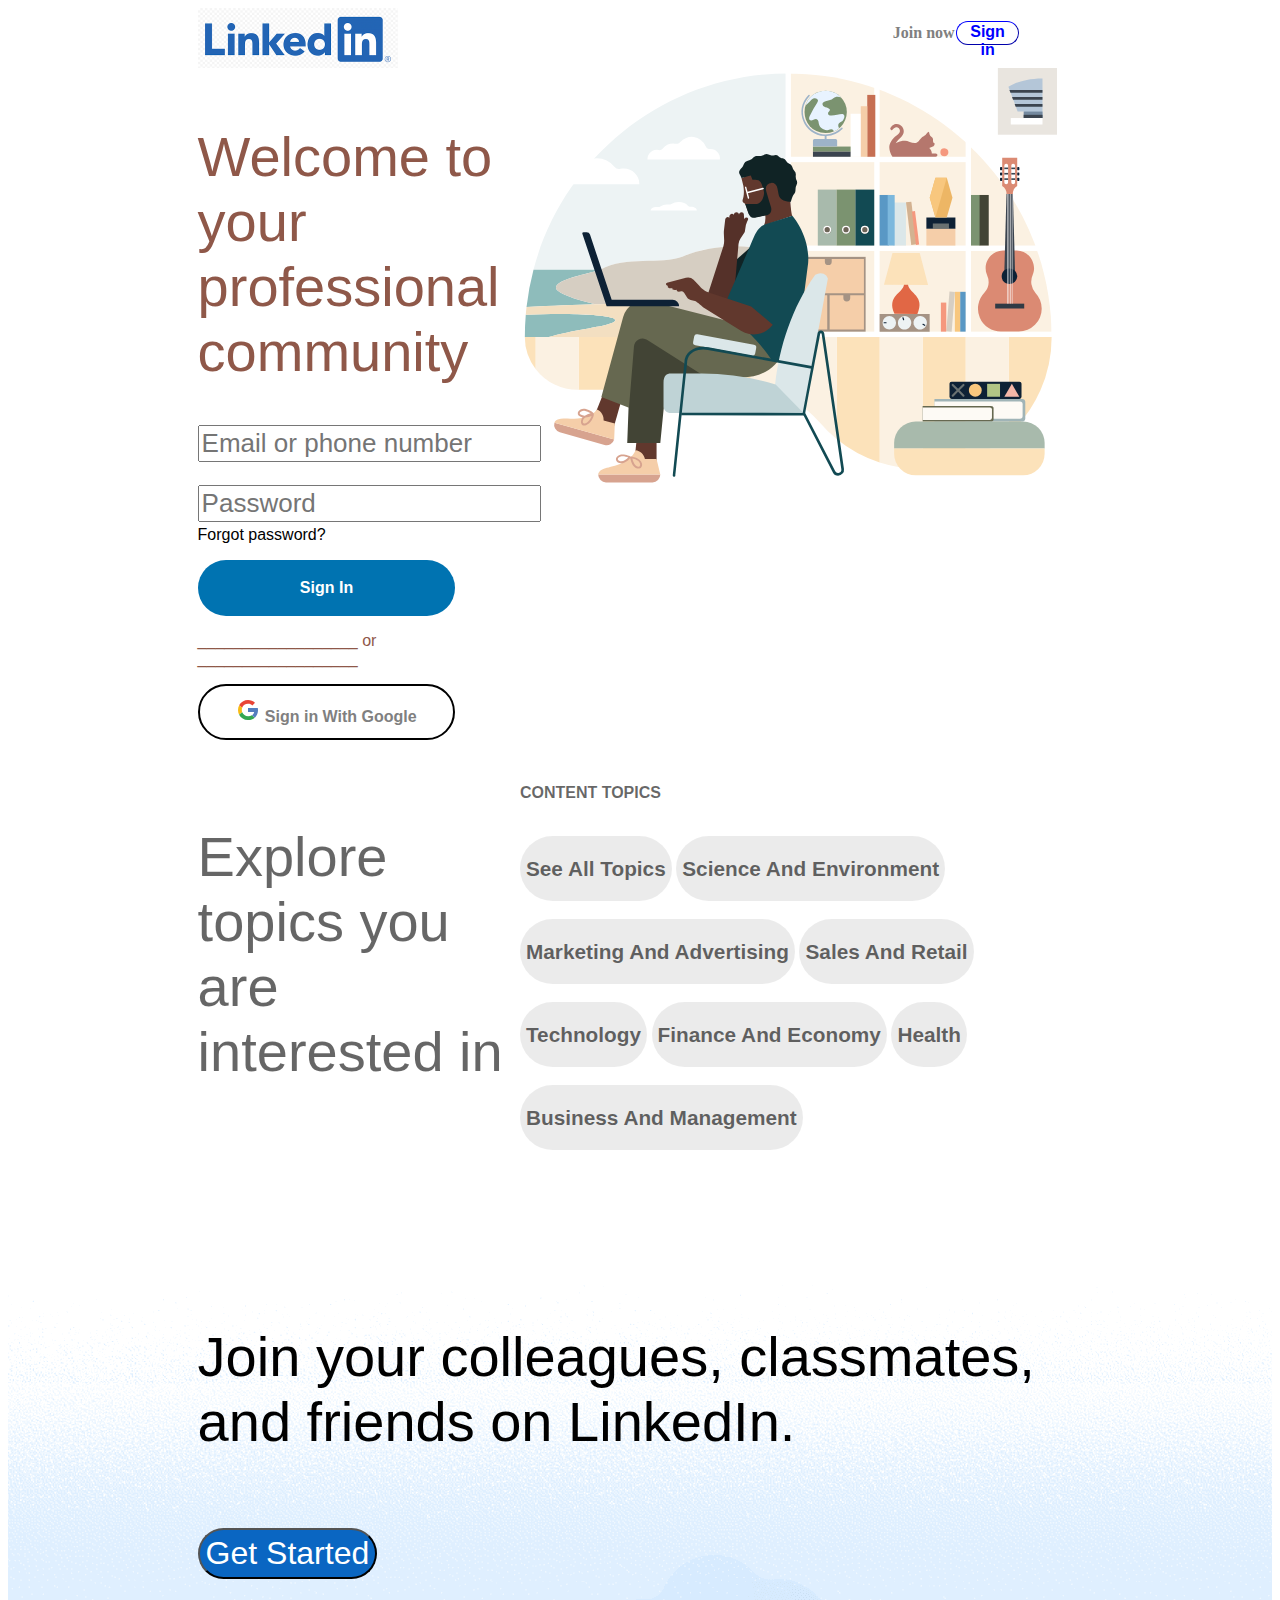
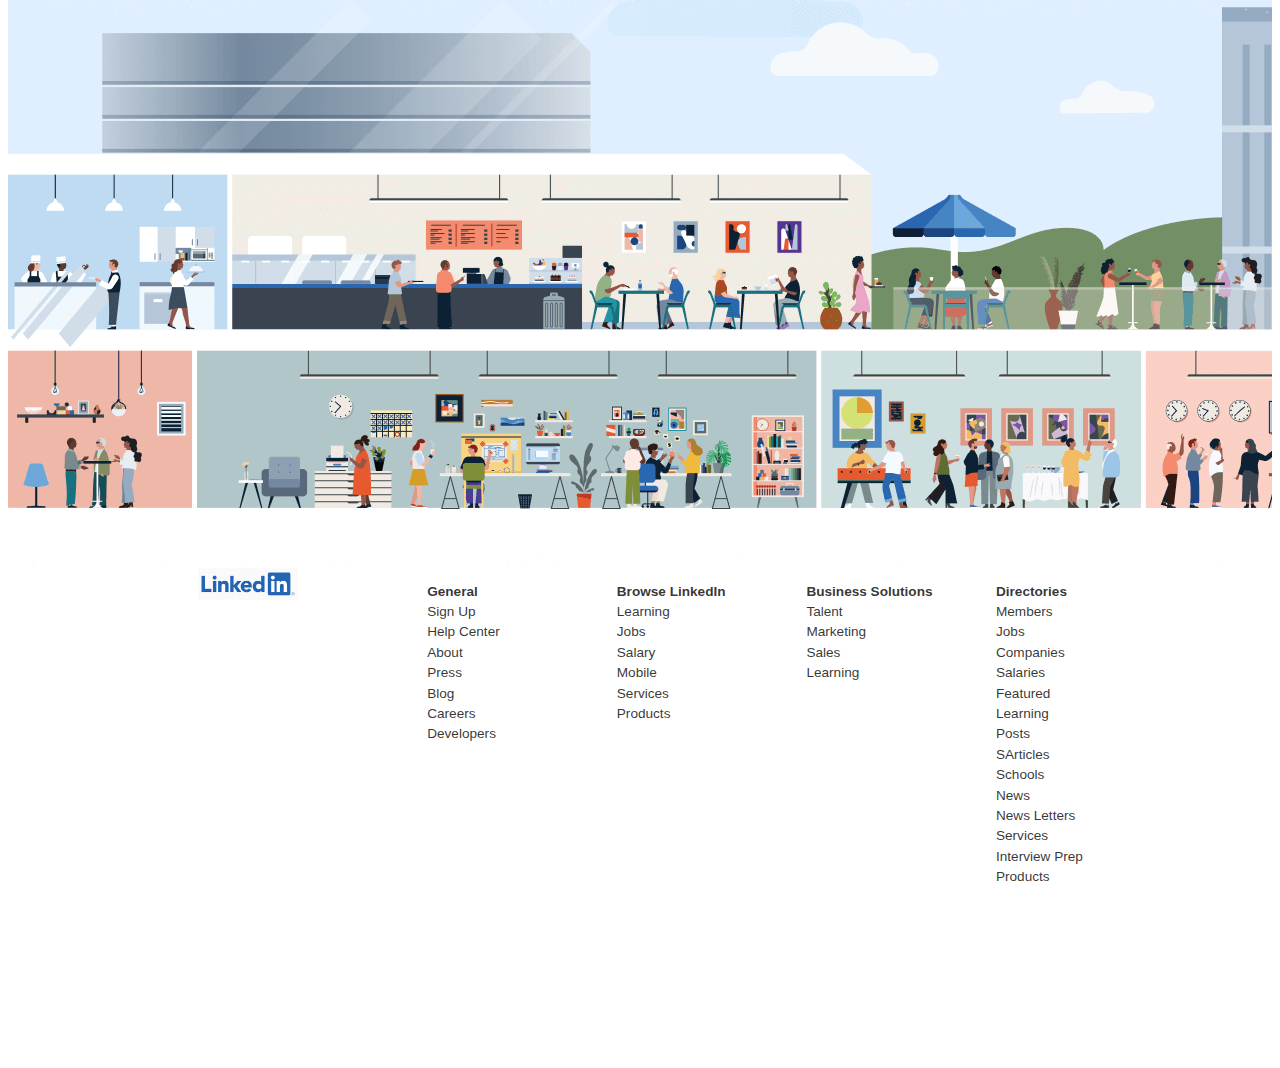
<file: index.html>
<!DOCTYPE html>
<html lang="en">
<head>
    <meta charset="UTF-8">
    <meta http-equiv="X-UA-Compatible" content="IE=edge">
    <meta name="viewport" content="width=device-width, initial-scale=1.0">
    <title>LinkedIn</title>
    <link href="style.css" type="text/css" rel="stylesheet"/>
</head>
<body>
    <div class="header">
        <div class="origin_half">
     
        </div>

        <div class="first_half">
            <img src="logo.png" width="200px">  
        </div>
        <div class="second_half">
            <p id="join_now">Join now</p>

        </div>
        <div class="third_half">
            <button id="log_in">Sign in</button>

        </div>




    </div>
    <div class="side">
        
    </div>
    <div class="content">
        <div class="first_content">
            <p id="welcome_message">
                Welcome to your professional community
            </p>
            <form id="username_password">
                <input id="username" type="text" placeholder="Email or phone number">
                <br>
                <input id="password" type="text" placeholder="Password">
            </form>
            <br>
            <br>
            <br>
            <p id="forgot_password">Forgot password?</p>
            <button id="Sign_In_Button">
                Sign In
            </button>
            <p id="or">
                __________________ or __________________
            </p>
            <button id="sign_in_with_google">
                <svg xmlns="http://www.w3.org/2000/svg" xmlns:xlink="http://www.w3.org/1999/xlink" viewBox="0 0 24 24" width="24px" height="24px" x="0" y="0" preserveAspectRatio="xMinYMin meet" focusable="false" class="lazy-loaded">
                    <g>
                      <path style="fill:#E94435" d="M12.1,5.8c1.6-0.1,3.1,0.5,4.3,1.6l2.6-2.7c-1.9-1.8-4.4-2.7-6.9-2.7c-3.8,0-7.2,2-9,5.3l3,2.4C7.1,7.2,9.5,5.7,12.1,5.8z"></path>
                      <path style="fill:#F8BB15" d="M5.8,12c0-0.8,0.1-1.6,0.4-2.3l-3-2.4C2.4,8.7,2,10.4,2,12c0,1.6,0.4,3.3,1.1,4.7l3.1-2.4C5.9,13.6,5.8,12.8,5.8,12z"></path>
                      <path style="fill:#34A751" d="M15.8,17.3c-1.2,0.6-2.5,1-3.8,0.9c-2.6,0-4.9-1.5-5.8-3.9l-3.1,2.4C4.9,20,8.3,22.1,12,22c2.5,0.1,4.9-0.8,6.8-2.3L15.8,17.3z"></path>
                      <path style="fill:#547DBE" d="M22,12c0-0.7-0.1-1.3-0.2-2H12v4h6.1v0.2c-0.3,1.3-1.1,2.4-2.2,3.1l3,2.4C21,17.7,22.1,14.9,22,12z"></path>
                    </g>
                  </svg>
                Sign in With Google
            </button>

        </div>
        <div class="second_content">
            <img src="guy_sitting.svg" width="50%">
        </div>
    </div>
    </div>
    <div class="side_2">
        
    </div>

    <div class="content_2">
        <div class="first_content_2">
            <p id="content_2_welcome">
                Explore topics you are interested in
            </p>

        </div>
        <div class="second_content_2">
            <p id="content_topics">CONTENT TOPICS</p>
            <br>
            <button class="topics">
                See All Topics
            </button>
            <button class="topics">
                Science And Environment
            </button>  

            <br>
            <br>
            <button class="topics">
                Marketing And Advertising
            </button>  
            <button class="topics">
                Sales And Retail
            </button>  
            <br>
            <br>
            <button class="topics">
                Technology
            </button>  
            <button class="topics">
                Finance And Economy
            </button> 
            <button class="topics">
                Health
            </button> 
            <br>
            <br>
            <button class="topics">
                Business And Management
            </button>  

            


        </div>
    </div>  
    <div class="image">
        <div class="details">
            <p id="join">
                Join your colleagues, classmates, and friends on LinkedIn.
            </p>
            <br>
                <button id="get_started">
                    Get Started
                </button>
        </div>
      

    </div>
       
    <div class="footer">
        <div class="footer_side">
            
        </div>
        <div class="boxes">
            <img src="logo.png" width="100">

        </div>
        <div class="boxes">
                    <ul id="list_1">
                        <lh style="font-weight: bold;">
                            General
                        </lh>
                        <li>Sign Up</li>
                        <li>Help Center</li>
                        <li>About</li>
                        <li>Press</li>
                        <li>Blog</li>
                        <li>Careers</li>
                        <li>Developers</li>
                    </ul>         
        </div>
        <div class="boxes">
            <ul id="list_1">
                <lh style="font-weight: bold;">
                    Browse LinkedIn
                </lh>
                <li>Learning</li>
                <li>Jobs</li>
                <li>Salary</li>
                <li>Mobile</li>
                <li>Services</li>
                <li>Products</li>
            </ul>         

        </div>
        <div class="boxes">
            <ul id="list_1">
                <lh style="font-weight: bold;">
                    Business Solutions
                </lh>
                <li>Talent</li>
                <li>Marketing</li>
                <li>Sales</li>
                <li>Learning</li>
            
            </ul>         

        </div>
        <div class="boxes">
            <ul id="list_1">
                <lh style="font-weight: bold;">
                    Directories
                </lh>
                <li>Members</li>
                <li>Jobs</li>
                <li>Companies</li>
                <li>Salaries</li>
                <li>Featured</li>
                <li>Learning</li>
                <li>Posts</li>
                <li>SArticles</li>
                <li>Schools</li>
                <li>News</li>
                <li>News Letters</li>
                <li>Services</li>
                <li>Interview Prep</li>
                <li>Products</li>
            </ul>         

        </div>

    </div>


    
</body>
</html>
</file>
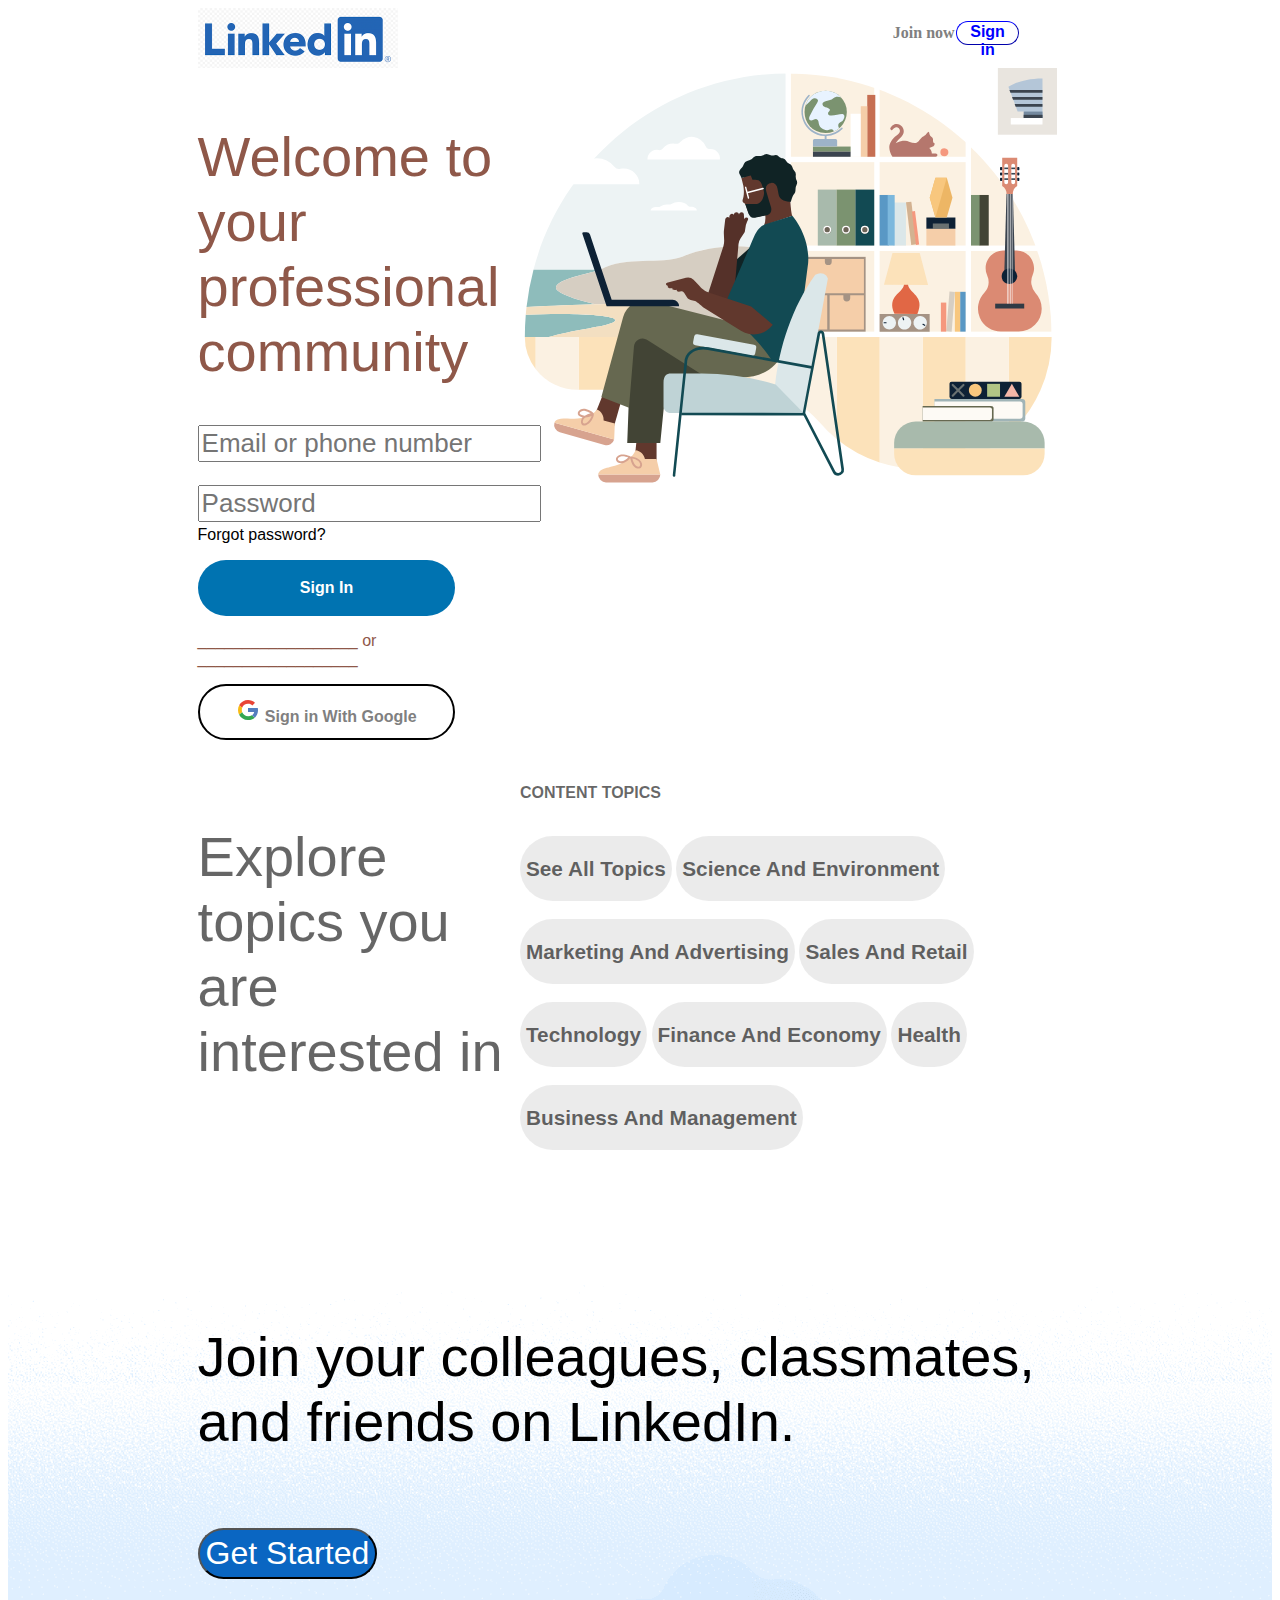
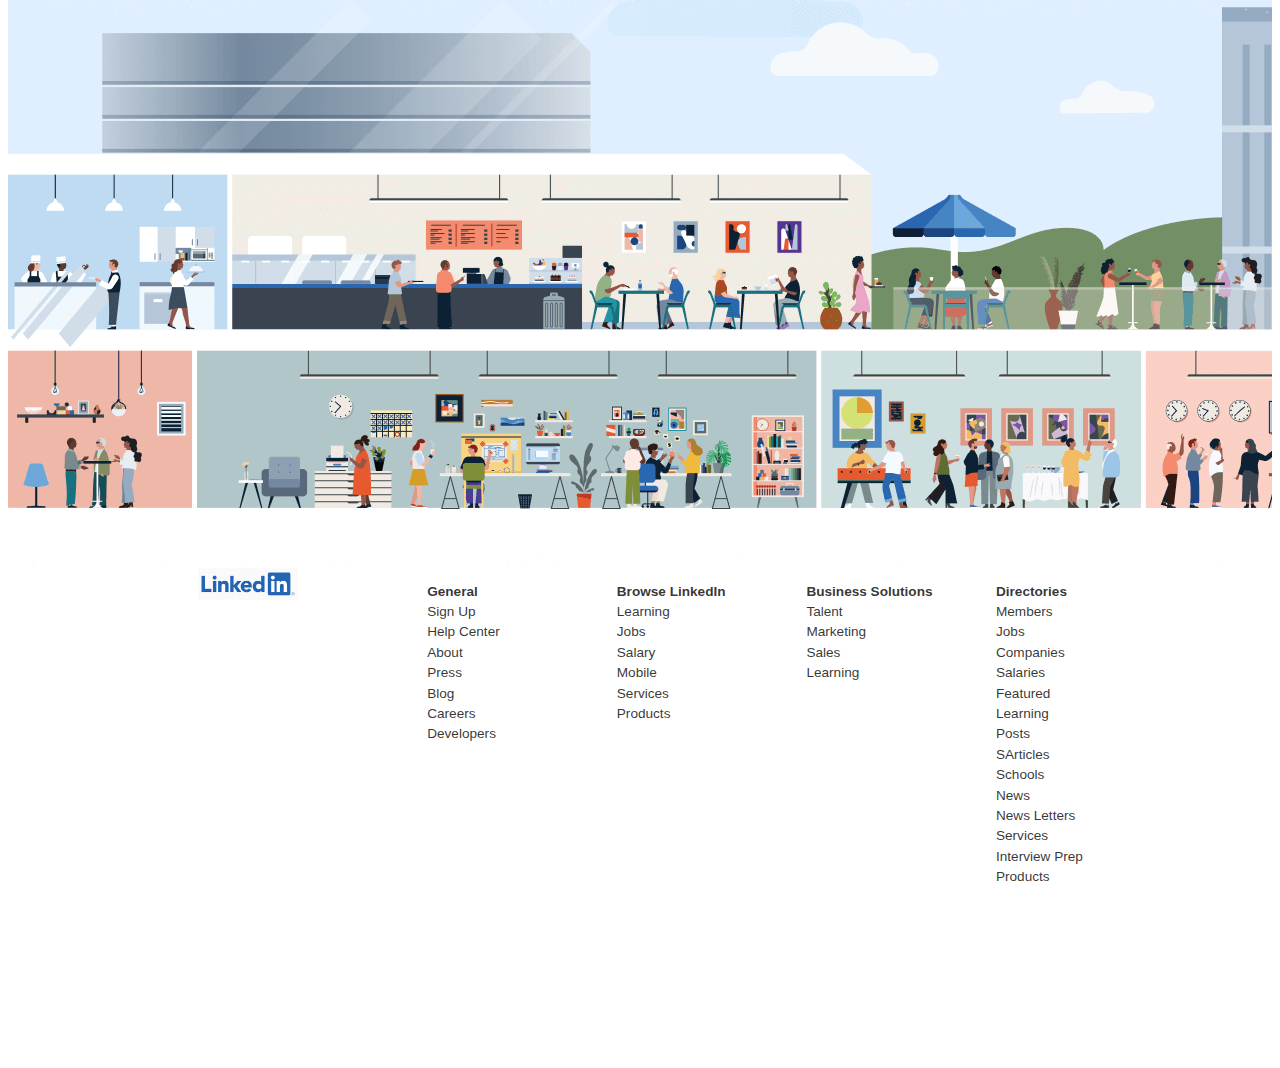
<file: content.html>
<!DOCTYPE html>
<html lang="en">
<head>
    <meta charset="UTF-8">
    <meta http-equiv="X-UA-Compatible" content="IE=edge">
    <meta name="viewport" content="width=device-width, initial-scale=1.0">
    <title>LinkedIn</title>
    <link href="style.css" type="text/css" rel="stylesheet"/>
</head>
<body>
    <div class="header">
        <div class="origin_half">
     
        </div>

        <div class="first_half">
            <img src="logo.png" width="200px">  
        </div>
        <div class="second_half">
            <p id="join_now">Join now</p>

        </div>
        <div class="third_half">
            <button id="log_in">Sign in</button>

        </div>




    </div>
    <div class="side">
        
    </div>
    <div class="content">
        <div class="first_content">
            <p id="welcome_message">
                Welcome to your professional community
            </p>
            <form id="username_password">
                <input id="username" type="text" placeholder="Email or phone number">
                <br>
                <input id="password" type="text" placeholder="Password">
            </form>
            <br>
            <br>
            <br>
            <p id="forgot_password">Forgot password?</p>
            <button id="Sign_In_Button">
                Sign In
            </button>
            <p id="or">
                __________________ or __________________
            </p>
            <button id="sign_in_with_google">
                <svg xmlns="http://www.w3.org/2000/svg" xmlns:xlink="http://www.w3.org/1999/xlink" viewBox="0 0 24 24" width="24px" height="24px" x="0" y="0" preserveAspectRatio="xMinYMin meet" focusable="false" class="lazy-loaded">
                    <g>
                      <path style="fill:#E94435" d="M12.1,5.8c1.6-0.1,3.1,0.5,4.3,1.6l2.6-2.7c-1.9-1.8-4.4-2.7-6.9-2.7c-3.8,0-7.2,2-9,5.3l3,2.4C7.1,7.2,9.5,5.7,12.1,5.8z"></path>
                      <path style="fill:#F8BB15" d="M5.8,12c0-0.8,0.1-1.6,0.4-2.3l-3-2.4C2.4,8.7,2,10.4,2,12c0,1.6,0.4,3.3,1.1,4.7l3.1-2.4C5.9,13.6,5.8,12.8,5.8,12z"></path>
                      <path style="fill:#34A751" d="M15.8,17.3c-1.2,0.6-2.5,1-3.8,0.9c-2.6,0-4.9-1.5-5.8-3.9l-3.1,2.4C4.9,20,8.3,22.1,12,22c2.5,0.1,4.9-0.8,6.8-2.3L15.8,17.3z"></path>
                      <path style="fill:#547DBE" d="M22,12c0-0.7-0.1-1.3-0.2-2H12v4h6.1v0.2c-0.3,1.3-1.1,2.4-2.2,3.1l3,2.4C21,17.7,22.1,14.9,22,12z"></path>
                    </g>
                  </svg>
                Sign in With Google
            </button>

        </div>
        <div class="second_content">
            <img src="guy_sitting.svg" width="50%">
        </div>
    </div>
    </div>
    <div class="side_2">
        
    </div>

    <div class="content_2">
        <div class="first_content_2">
            <p id="content_2_welcome">
                Explore topics you are interested in
            </p>

        </div>
        <div class="second_content_2">
            <p id="content_topics">CONTENT TOPICS</p>
            <br>
            <button class="topics">
                See All Topics
            </button>
            <button class="topics">
                Science And Environment
            </button>  

            <br>
            <br>
            <button class="topics">
                Marketing And Advertising
            </button>  
            <button class="topics">
                Sales And Retail
            </button>  
            <br>
            <br>
            <button class="topics">
                Technology
            </button>  
            <button class="topics">
                Finance And Economy
            </button> 
            <button class="topics">
                Health
            </button> 
            <br>
            <br>
            <button class="topics">
                Business And Management
            </button>  

            


        </div>
    </div>  
    <div class="image">
        <div class="details">
            <p id="join">
                Join your colleagues, classmates, and friends on LinkedIn.
            </p>
            <br>
                <button id="get_started">
                    Get Started
                </button>
        </div>
      

    </div>
       
    <div class="footer">
        <div class="footer_side">
            
        </div>
        <div class="boxes">
            <img src="logo.png" width="100">

        </div>
        <div class="boxes">
                    <ul id="list_1">
                        <lh style="font-weight: bold;">
                            General
                        </lh>
                        <li>Sign Up</li>
                        <li>Help Center</li>
                        <li>About</li>
                        <li>Press</li>
                        <li>Blog</li>
                        <li>Careers</li>
                        <li>Developers</li>
                    </ul>         
        </div>
        <div class="boxes">
            <ul id="list_1">
                <lh style="font-weight: bold;">
                    Browse LinkedIn
                </lh>
                <li>Learning</li>
                <li>Jobs</li>
                <li>Salary</li>
                <li>Mobile</li>
                <li>Services</li>
                <li>Products</li>
            </ul>         

        </div>
        <div class="boxes">
            <ul id="list_1">
                <lh style="font-weight: bold;">
                    Business Solutions
                </lh>
                <li>Talent</li>
                <li>Marketing</li>
                <li>Sales</li>
                <li>Learning</li>
            
            </ul>         

        </div>
        <div class="boxes">
            <ul id="list_1">
                <lh style="font-weight: bold;">
                    Directories
                </lh>
                <li>Members</li>
                <li>Jobs</li>
                <li>Companies</li>
                <li>Salaries</li>
                <li>Featured</li>
                <li>Learning</li>
                <li>Posts</li>
                <li>SArticles</li>
                <li>Schools</li>
                <li>News</li>
                <li>News Letters</li>
                <li>Services</li>
                <li>Interview Prep</li>
                <li>Products</li>
            </ul>         

        </div>

    </div>


    
</body>
</html>
</file>
<file: style.css>
.header
{
    margin: 0%;
    height: 60px;
    font-weight: bold;
    background-color: black;
}
.side
{
    background-color:white;
    width:15%;
    float:left;
    height: 700px;
}
.content
{
    background-color:white;
    height: 700px;
    width: 85%;
    float:left;

}
.first_content
{
    font-family: -apple-system, BlinkMacSystemFont, 'Segoe UI', Roboto, Oxygen, Ubuntu, Cantarell, 'Open Sans', 'Helvetica Neue', sans-serif;
    background-color: white;
    font-weight: 200;
    color: rgba(143, 88, 73, 1);
    width: 30%;
    float: left;
    height: 700px;
}
#welcome_message
{
font-size: 56px;
}
#username_password
{
    margin-top: -10%;
    font-size: 40px;
    line-height: 1.5;
    height: 48px;
    width: 100%;
    color: 0,0,0,0.6;

}
#username
{
    font-size: 65%;
    font-family: -apple-system, BlinkMacSystemFont, 'Segoe UI', Roboto, Oxygen, Ubuntu, Cantarell, 'Open Sans', 'Helvetica Neue', sans-serif;
    font-weight: 300;
}
#password
{
    font-size: 65%;
    font-family: -apple-system, BlinkMacSystemFont, 'Segoe UI', Roboto, Oxygen, Ubuntu, Cantarell, 'Open Sans', 'Helvetica Neue', sans-serif;
    font-weight: 300;
}
#forgot_password
{
    color: black;
    font-weight: 300;
}
#Sign_In_Button
{
    width: 80%;
    height: 8%;
    background-color:#0073b1;
    border-style:initial;
    border-radius: 75px;
    color: white;
    font-size: inherit;font-weight: 600;

}
#or
{
    color: 0,0,0,0.6;
    font-weight: 100;
}
#sign_in_with_google
{
    width: 80%;
    height: 8%;
    background-color:white;
    border-style:double;
    border-radius: 75px;
    color: gray;
    font-weight: 100;    
    font-size: inherit;font-weight: 600;

}
.origin_half
{
    background-color:white;
    float: left;
    width:15%;
    height: 60px;
}
.first_half
{
    background-color: white;
    height: 60px;
    width: 55%;
    float: left;
}
#join_now
{
    padding-top: 0%;
    color:gray;
    font-weight:600;
    font-family: inherit;
}
.second_half
{
    background-color:white;
    text-align: left;
    height: 60px;
    width: 5%;
    float: left;

}
.third_half
{
    background-color:white;
    text-align: left;
    height: 60px;
    width: 25%;
    float: left;

}
#log_in
{
    height: 40%;
    width: 20%;
    margin-top: 4%;
    color: blue;
    font-weight: bold;
    border-color: blue;
    border-radius: 25px;
    background-color: white;
    border-width: thin;
    font-size:100%;
}
.side_2
{
    height: 500px;
    background-color: white;
    float: left;
    width:15%;
}
.footer
{

    background-color:white    ;
    height: 500px;
    width: 100%;
    float: left;
}
.content_2
{
    background-color:white;
    height: 500px;
    width: 85%;
    float:left;

}
.first_content_2
{
    font-family: -apple-system, BlinkMacSystemFont, 'Segoe UI', Roboto, Oxygen, Ubuntu, Cantarell, 'Open Sans', 'Helvetica Neue', sans-serif;
    background-color: white;
    font-weight: 200;
    color:rgba(0, 0, 0, .6);
    width: 30%;
    float: left;
    height: 500px;
}
#content_2_welcome
{
    font-size: 56px;
} 
.second_content_2
{
    font-family: -apple-system, BlinkMacSystemFont, 'Segoe UI', Roboto, Oxygen, Ubuntu, Cantarell, 'Open Sans', 'Helvetica Neue', sans-serif;
    background-color: white;
    color:rgba(0, 0, 0,0.6); 
    font-weight: bold;
    float: left;
    height: 500px;
    width: auto;
}
.topics
{
    height:13%;
    border:none;
    background-color: rgba(0, 0, 0, .08);
    color:rgba(0, 0, 0,0.6);    
    border-radius: 75px;
    font-weight: bold;    
    font-size:130%;
    font-weight: 600;
    
}
.footer_side
{
    background-color:white;
    width:15%;
    float:left;
    height: 500px;
}
.boxes
{

    font-size: inherit;
    width:15%;
    float:left;
    height: 500px;
}
#list_1
{
    line-height: 150%;
    list-style-type: none;
    font-size: 85%;
    color:rgba(0, 0, 0, .8);
    font-family: -apple-system, BlinkMacSystemFont, 'Segoe UI', Roboto, Oxygen, Ubuntu, Cantarell, 'Open Sans', 'Helvetica Neue', sans-serif;
    
}


.image
{
    width: 100%;
    height: 900px;
    background-image: url('landscape.png');
    float: left;

}
.details
{
    width: 70%;
    margin-left: 15%;
    float: left;
    height: 300px;
}
#join
{
    font-family: -apple-system, BlinkMacSystemFont, 'Segoe UI', Roboto, Oxygen, Ubuntu, Cantarell, 'Open Sans', 'Helvetica Neue', sans-serif;
    font-size: 56px;
    font-weight: 200;

}
#get_started
{
    background-color: #0a66c2;
    color: #fff;
    font-weight: normal;
    font-size: 2rem;
    line-height: 1.4;
    border-radius: 28px;
    height: auto;
    width: auto;
}
</file>
